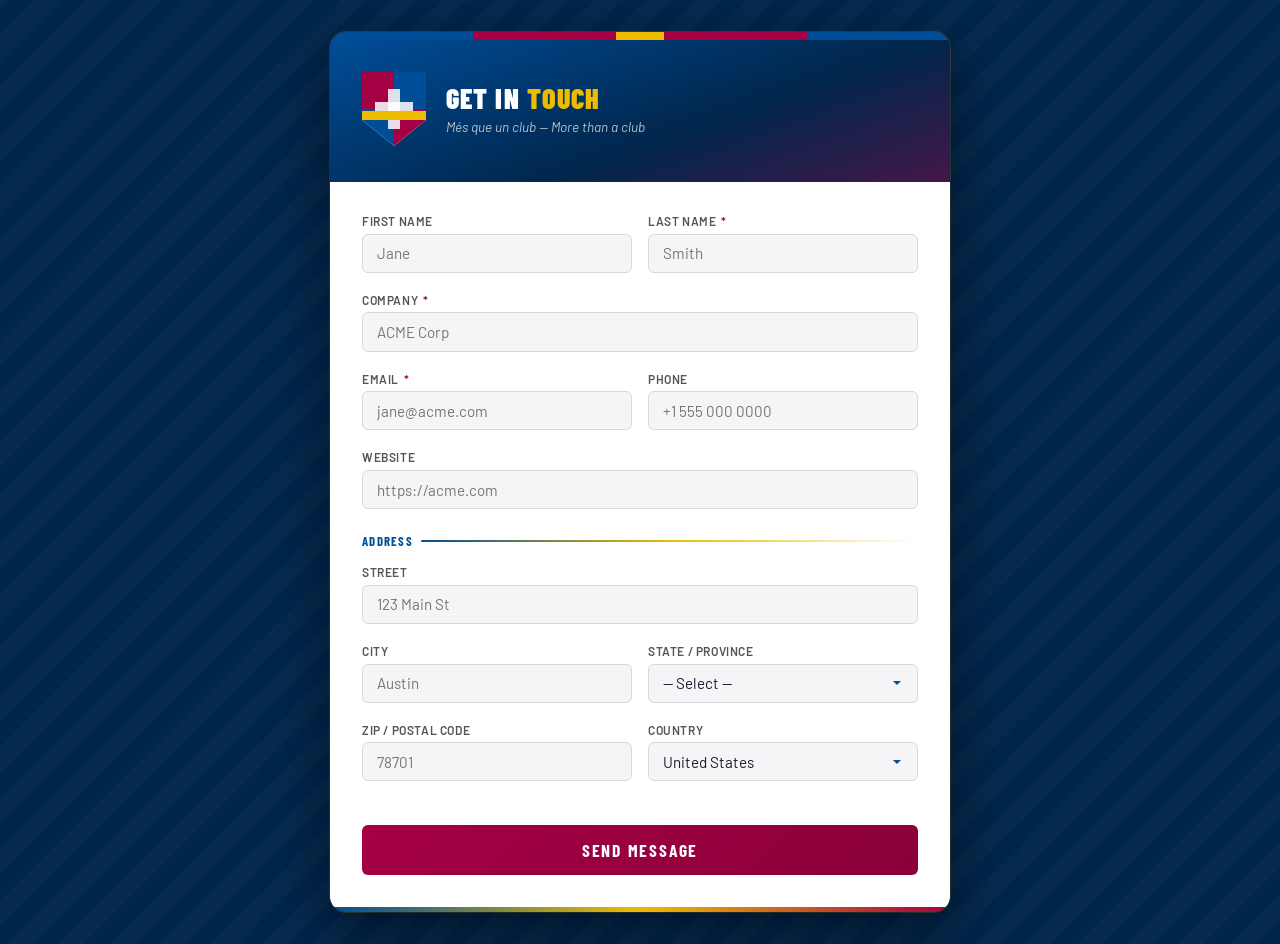
<file: index.html>
<!DOCTYPE html>
<html lang="en">
<head>
  <meta charset="UTF-8"/>
  <meta name="viewport" content="width=device-width, initial-scale=1.0"/>
  <title>FC Barcelona — Contact Us</title>

  <script>
    // Dedicated W2L Experience Cloud site (its own isolated guest user,
    // separate from the payment site). Endpoint lives under the site path.
    var SF_ENDPOINT =
      'https://orgfarm-6c5e2e6da2-dev-ed.develop.my.site.com' +
      '/w2lvforcesite/services/apexrest/w2l/';
  </script>

  <link rel="preconnect" href="https://fonts.googleapis.com"/>
  <link href="https://fonts.googleapis.com/css2?family=Barlow+Condensed:wght@400;600;700;900&family=Barlow:wght@400;500;600&display=swap" rel="stylesheet"/>

  <style>
    /* ── Barcelona palette ───────────────────────────────────────────────── */
    :root {
      --barca-blue:   #004D98;
      --barca-red:    #A50044;
      --barca-gold:   #EDBB00;
      --barca-dark:   #01264C;
      --barca-stripe: #003070;
      --white:        #FFFFFF;
      --off-white:    #F5F5F7;
      --text-dark:    #1a1a2e;
      --text-mid:     #555;
    }

    *, *::before, *::after { box-sizing: border-box; margin: 0; padding: 0; }

    body {
      font-family: 'Barlow', sans-serif;
      background: var(--barca-dark);
      min-height: 100vh;
      display: flex;
      align-items: center;
      justify-content: center;
      padding: 2rem 1rem;
      /* subtle diagonal stripe pattern */
      background-image: repeating-linear-gradient(
        -45deg,
        transparent,
        transparent 18px,
        rgba(255,255,255,0.02) 18px,
        rgba(255,255,255,0.02) 36px
      );
    }

    .container {
      width: 100%;
      max-width: 620px;
      border-radius: 1rem;
      overflow: hidden;
      box-shadow: 0 20px 60px rgba(0,0,0,0.5), 0 0 0 1px rgba(237,187,0,0.2);
    }

    /* ── Header ─────────────────────────────────────────────────────────── */
    .form-header {
      position: relative;
      overflow: hidden;
      padding: 0;
    }

    /* Vertical stripes: blue | red | gold | red | blue */
    .stripes {
      display: flex;
      height: 8px;
    }
    .stripes span { flex: 1; }
    .stripes span:nth-child(1) { background: var(--barca-blue); flex: 3; }
    .stripes span:nth-child(2) { background: var(--barca-red);  flex: 3; }
    .stripes span:nth-child(3) { background: var(--barca-gold); flex: 1; }
    .stripes span:nth-child(4) { background: var(--barca-red);  flex: 3; }
    .stripes span:nth-child(5) { background: var(--barca-blue); flex: 3; }

    .header-body {
      background: linear-gradient(160deg, var(--barca-blue) 0%, var(--barca-dark) 60%, var(--barca-red) 160%);
      padding: 2rem 2rem 2.25rem;
      display: flex;
      align-items: center;
      gap: 1.25rem;
    }

    /* Crest — built from CSS */
    .crest {
      flex-shrink: 0;
      width: 64px;
      height: 74px;
      position: relative;
    }
    .crest-shield {
      width: 64px;
      height: 74px;
      position: relative;
      background: var(--white);
      clip-path: polygon(0% 0%, 100% 0%, 100% 65%, 50% 100%, 0% 65%);
      display: grid;
      grid-template-columns: 1fr 1fr;
      overflow: hidden;
    }
    .crest-tl { background: var(--barca-red); }
    .crest-tr { background: var(--barca-blue); }
    .crest-bl { background: var(--barca-blue); }
    .crest-br { background: var(--barca-red); }
    .crest-cross {
      position: absolute;
      inset: 0;
      display: flex;
      align-items: center;
      justify-content: center;
    }
    .crest-cross::before {
      content: '';
      position: absolute;
      width: 60%;
      height: 18%;
      background: rgba(255,255,255,0.85);
    }
    .crest-cross::after {
      content: '';
      position: absolute;
      width: 18%;
      height: 55%;
      background: rgba(255,255,255,0.85);
    }
    .crest-gold-band {
      position: absolute;
      bottom: 26px;
      left: 0; right: 0;
      height: 9px;
      background: var(--barca-gold);
    }

    .header-text h1 {
      font-family: 'Barlow Condensed', sans-serif;
      font-size: 1.75rem;
      font-weight: 900;
      color: var(--white);
      text-transform: uppercase;
      letter-spacing: 0.04em;
      line-height: 1.1;
    }
    .header-text h1 span { color: var(--barca-gold); }
    .header-text p {
      font-size: 0.85rem;
      color: rgba(255,255,255,0.7);
      margin-top: 0.3rem;
      font-style: italic;
    }

    /* ── Form body ───────────────────────────────────────────────────────── */
    .form-body {
      background: var(--white);
      padding: 2rem;
    }

    .error-banner {
      background: #fff0f3;
      border: 1.5px solid var(--barca-red);
      border-radius: 0.375rem;
      padding: 0.75rem 1rem;
      color: var(--barca-red);
      font-size: 0.875rem;
      margin-bottom: 1.25rem;
      display: none;
      font-weight: 500;
    }

    .section-label {
      font-family: 'Barlow Condensed', sans-serif;
      font-size: 0.8rem;
      font-weight: 700;
      color: var(--barca-blue);
      text-transform: uppercase;
      letter-spacing: 0.1em;
      margin: 1.5rem 0 1rem;
      display: flex;
      align-items: center;
      gap: 0.5rem;
    }
    .section-label::after {
      content: '';
      flex: 1;
      height: 2px;
      background: linear-gradient(90deg, var(--barca-blue), var(--barca-gold), transparent);
      border-radius: 1px;
    }

    .row   { display: flex; gap: 1rem; }
    .field { margin-bottom: 1.25rem; flex: 1; }

    label {
      display: block;
      font-size: 0.75rem;
      font-weight: 600;
      color: var(--text-mid);
      margin-bottom: 0.35rem;
      text-transform: uppercase;
      letter-spacing: 0.05em;
    }
    label .req { color: var(--barca-red); margin-left: 2px; }

    input[type=text], input[type=email], input[type=tel], input[type=url], select {
      width: 100%;
      padding: 0.6rem 0.85rem;
      border: 1.5px solid #d8d8d8;
      border-radius: 0.375rem;
      font-size: 0.95rem;
      font-family: 'Barlow', sans-serif;
      color: var(--text-dark);
      transition: border-color 0.15s, box-shadow 0.15s;
      background: var(--off-white);
    }
    select {
      appearance: none;
      -webkit-appearance: none;
      cursor: pointer;
      background-image: url("data:image/svg+xml;utf8,<svg xmlns='http://www.w3.org/2000/svg' width='12' height='12' viewBox='0 0 12 12'><path fill='%23004D98' d='M2 4l4 4 4-4z'/></svg>");
      background-repeat: no-repeat;
      background-position: right 0.85rem center;
      padding-right: 2rem;
    }
    input:focus, select:focus {
      outline: none;
      border-color: var(--barca-blue);
      background-color: var(--white);
      box-shadow: 0 0 0 3px rgba(0,77,152,0.12);
    }

    .captcha-wrap { margin: 1.5rem 0; }

    .btn-submit {
      width: 100%;
      padding: 0.85rem;
      background: linear-gradient(135deg, var(--barca-red) 0%, #8B0039 100%);
      color: var(--white);
      border: none;
      border-radius: 0.375rem;
      font-family: 'Barlow Condensed', sans-serif;
      font-size: 1.1rem;
      font-weight: 700;
      text-transform: uppercase;
      letter-spacing: 0.1em;
      cursor: pointer;
      transition: all 0.15s;
      position: relative;
      overflow: hidden;
    }
    .btn-submit::before {
      content: '';
      position: absolute;
      top: 0; left: -100%;
      width: 60%;
      height: 100%;
      background: linear-gradient(90deg, transparent, rgba(237,187,0,0.25), transparent);
      transition: left 0.4s;
    }
    .btn-submit:hover:not(:disabled)::before { left: 150%; }
    .btn-submit:hover:not(:disabled) {
      background: linear-gradient(135deg, #c00050 0%, var(--barca-red) 100%);
      box-shadow: 0 4px 16px rgba(165,0,68,0.4);
    }
    .btn-submit:disabled {
      background: #c9c7c5;
      cursor: not-allowed;
    }

    /* ── Result screens ──────────────────────────────────────────────────── */
    .screen {
      background: var(--white);
      text-align: center;
      padding: 3.5rem 2rem;
      display: none;
    }

    .screen-icon {
      width: 72px; height: 72px;
      border-radius: 50%;
      display: flex; align-items: center; justify-content: center;
      margin: 0 auto 1.25rem;
      font-size: 2.2rem;
    }
    .success-icon { background: linear-gradient(135deg, var(--barca-blue), var(--barca-dark)); color: var(--barca-gold); }
    .limit-icon   { background: #fef1f1; }

    .screen h2 {
      font-family: 'Barlow Condensed', sans-serif;
      font-size: 1.7rem;
      font-weight: 900;
      text-transform: uppercase;
      letter-spacing: 0.05em;
      margin-bottom: 0.5rem;
    }
    .success-screen h2 { color: var(--barca-blue); }
    .limit-screen   h2 { color: var(--barca-red); }
    .screen p { color: var(--text-mid); font-size: 0.95rem; }
    .screen .tagline {
      margin-top: 1rem;
      font-family: 'Barlow Condensed', sans-serif;
      font-size: 0.85rem;
      font-weight: 600;
      text-transform: uppercase;
      letter-spacing: 0.12em;
      color: var(--barca-gold);
    }

    /* Bottom gold bar */
    .gold-bar {
      height: 5px;
      background: linear-gradient(90deg, var(--barca-blue), var(--barca-gold), var(--barca-red));
    }

    @media (max-width: 480px) {
      .row { flex-direction: column; gap: 0; }
      .header-body { gap: 0.85rem; }
      .crest { width: 48px; height: 56px; }
      .crest-shield { width: 48px; height: 56px; }
    }
  </style>
</head>
<body>

<div class="container">

  <!-- ── Header ──────────────────────────────────────────────────────── -->
  <div class="form-header">
    <div class="stripes">
      <span></span><span></span><span></span><span></span><span></span>
    </div>
    <div class="header-body">
      <div class="crest" aria-hidden="true">
        <div class="crest-shield">
          <div class="crest-tl"></div>
          <div class="crest-tr"></div>
          <div class="crest-bl"></div>
          <div class="crest-br"></div>
          <div class="crest-cross"></div>
        </div>
        <div class="crest-gold-band"></div>
      </div>
      <div class="header-text">
        <h1>Get in <span>Touch</span></h1>
        <p>Més que un club — More than a club</p>
      </div>
    </div>
  </div>

  <!-- ── Success screen ──────────────────────────────────────────────── -->
  <div class="screen success-screen" id="successScreen">
    <div class="screen-icon success-icon">⚽</div>
    <h2>Gol!</h2>
    <p>We received your information and will be in touch soon.</p>
    <p class="tagline">Visca el Barça!</p>
  </div>

  <!-- ── Rate limit screen ───────────────────────────────────────────── -->
  <div class="screen limit-screen" id="limitScreen">
    <div class="screen-icon limit-icon">⚠</div>
    <h2>Form Unavailable</h2>
    <p>Monthly submission limit reached.<br>Please try again next month.</p>
  </div>

  <!-- ── Form ────────────────────────────────────────────────────────── -->
  <div class="form-body" id="formBody">

    <div class="error-banner" id="errorBanner"></div>

    <form id="leadForm" novalidate>

      <div class="row">
        <div class="field">
          <label for="firstName">First Name</label>
          <input type="text" id="firstName" autocomplete="given-name" placeholder="Jane"/>
        </div>
        <div class="field">
          <label for="lastName">Last Name <span class="req">*</span></label>
          <input type="text" id="lastName" required autocomplete="family-name" placeholder="Smith"/>
        </div>
      </div>

      <div class="field">
        <label for="company">Company <span class="req">*</span></label>
        <input type="text" id="company" required autocomplete="organization" placeholder="ACME Corp"/>
      </div>

      <div class="row">
        <div class="field">
          <label for="email">Email <span class="req">*</span></label>
          <input type="email" id="email" required autocomplete="email" placeholder="jane@acme.com"/>
        </div>
        <div class="field">
          <label for="phone">Phone</label>
          <input type="tel" id="phone" autocomplete="tel" placeholder="+1 555 000 0000"/>
        </div>
      </div>

      <div class="field">
        <label for="website">Website</label>
        <input type="url" id="website" autocomplete="url" placeholder="https://acme.com"/>
      </div>

      <div class="section-label">Address</div>

      <div class="field">
        <label for="street">Street</label>
        <input type="text" id="street" autocomplete="street-address" placeholder="123 Main St"/>
      </div>

      <div class="row">
        <div class="field">
          <label for="city">City</label>
          <input type="text" id="city" autocomplete="address-level2" placeholder="Austin"/>
        </div>
        <div class="field">
          <label for="state">State / Province</label>
          <select id="state" autocomplete="address-level1">
            <option value="">— Select —</option>
            <option>Alabama</option>
            <option>Alaska</option>
            <option>Arizona</option>
            <option>Arkansas</option>
            <option>California</option>
            <option>Colorado</option>
            <option>Connecticut</option>
            <option>Delaware</option>
            <option>District of Columbia</option>
            <option>Florida</option>
            <option>Georgia</option>
            <option>Hawaii</option>
            <option>Idaho</option>
            <option>Illinois</option>
            <option>Indiana</option>
            <option>Iowa</option>
            <option>Kansas</option>
            <option>Kentucky</option>
            <option>Louisiana</option>
            <option>Maine</option>
            <option>Maryland</option>
            <option>Massachusetts</option>
            <option>Michigan</option>
            <option>Minnesota</option>
            <option>Mississippi</option>
            <option>Missouri</option>
            <option>Montana</option>
            <option>Nebraska</option>
            <option>Nevada</option>
            <option>New Hampshire</option>
            <option>New Jersey</option>
            <option>New Mexico</option>
            <option>New York</option>
            <option>North Carolina</option>
            <option>North Dakota</option>
            <option>Ohio</option>
            <option>Oklahoma</option>
            <option>Oregon</option>
            <option>Pennsylvania</option>
            <option>Rhode Island</option>
            <option>South Carolina</option>
            <option>South Dakota</option>
            <option>Tennessee</option>
            <option>Texas</option>
            <option>Utah</option>
            <option>Vermont</option>
            <option>Virginia</option>
            <option>Washington</option>
            <option>West Virginia</option>
            <option>Wisconsin</option>
            <option>Wyoming</option>
          </select>
        </div>
      </div>

      <div class="row">
        <div class="field">
          <label for="postalCode">ZIP / Postal Code</label>
          <input type="text" id="postalCode" autocomplete="postal-code" placeholder="78701"/>
        </div>
        <div class="field">
          <label for="country">Country</label>
          <select id="country" autocomplete="country-name">
            <option value="United States" selected>United States</option>
            <option>Canada</option>
            <option>United Kingdom</option>
            <option>Australia</option>
            <option>Ireland</option>
            <option>Mexico</option>
          </select>
        </div>
      </div>

      <div class="captcha-wrap">
        <div class="g-recaptcha"
             data-sitekey="6Lcva14tAAAAAN1XuRMNFBDpuNm1ky_MBIJ-6MJl"></div>
      </div>

      <button type="submit" class="btn-submit" id="submitBtn">Send Message</button>

    </form>
  </div>

  <div class="gold-bar"></div>
</div>

<script src="https://www.google.com/recaptcha/api.js" async defer></script>

<script>
(function() {
  var form          = document.getElementById('leadForm');
  var submitBtn     = document.getElementById('submitBtn');
  var errorBanner   = document.getElementById('errorBanner');
  var formBody      = document.getElementById('formBody');
  var successScreen = document.getElementById('successScreen');
  var limitScreen   = document.getElementById('limitScreen');

  function showError(msg) {
    errorBanner.textContent   = msg;
    errorBanner.style.display = 'block';
    window.scrollTo(0, 0);
  }
  function hideError() { errorBanner.style.display = 'none'; }

  form.addEventListener('submit', function(e) {
    e.preventDefault();
    hideError();

    var captchaToken = typeof grecaptcha !== 'undefined'
      ? grecaptcha.getResponse() : '';
    if (!captchaToken) {
      showError('Please complete the reCAPTCHA checkbox.');
      return;
    }

    submitBtn.disabled    = true;
    submitBtn.textContent = 'Sending…';

    var payload = {
      firstName:    document.getElementById('firstName').value.trim(),
      lastName:     document.getElementById('lastName').value.trim(),
      company:      document.getElementById('company').value.trim(),
      email:        document.getElementById('email').value.trim(),
      phone:        document.getElementById('phone').value.trim(),
      website:      document.getElementById('website').value.trim(),
      street:       document.getElementById('street').value.trim(),
      city:         document.getElementById('city').value.trim(),
      state:        document.getElementById('state').value.trim(),
      postalCode:   document.getElementById('postalCode').value.trim(),
      country:      document.getElementById('country').value.trim(),
      captchaToken: captchaToken
    };

    // NOTE: Content-Type is text/plain (not application/json) on purpose.
    // It keeps this a CORS "simple request" so the browser skips the OPTIONS
    // preflight — Salesforce guest Force.com Sites don't answer the preflight,
    // but they DO return CORS headers on the actual POST. The body is still
    // JSON; the Apex endpoint reads the raw body and JSON-parses it regardless.
    fetch(SF_ENDPOINT, {
      method:  'POST',
      headers: { 'Content-Type': 'text/plain;charset=UTF-8' },
      body:    JSON.stringify(payload)
    })
    .then(function(res) {
      return res.json().then(function(data) { return { status: res.status, data: data }; });
    })
    .then(function(r) {
      if (r.status === 429) {
        formBody.style.display    = 'none';
        limitScreen.style.display = 'block';
        return;
      }
      if (r.data.success) {
        formBody.style.display      = 'none';
        successScreen.style.display = 'block';
      } else {
        showError(r.data.message || 'Something went wrong. Please try again.');
        submitBtn.disabled    = false;
        submitBtn.textContent = 'Send Message';
        if (typeof grecaptcha !== 'undefined') grecaptcha.reset();
      }
    })
    .catch(function() {
      showError('Network error. Please check your connection and try again.');
      submitBtn.disabled    = false;
      submitBtn.textContent = 'Send Message';
      if (typeof grecaptcha !== 'undefined') grecaptcha.reset();
    });
  });
})();
</script>

</body>
</html>
</file>
